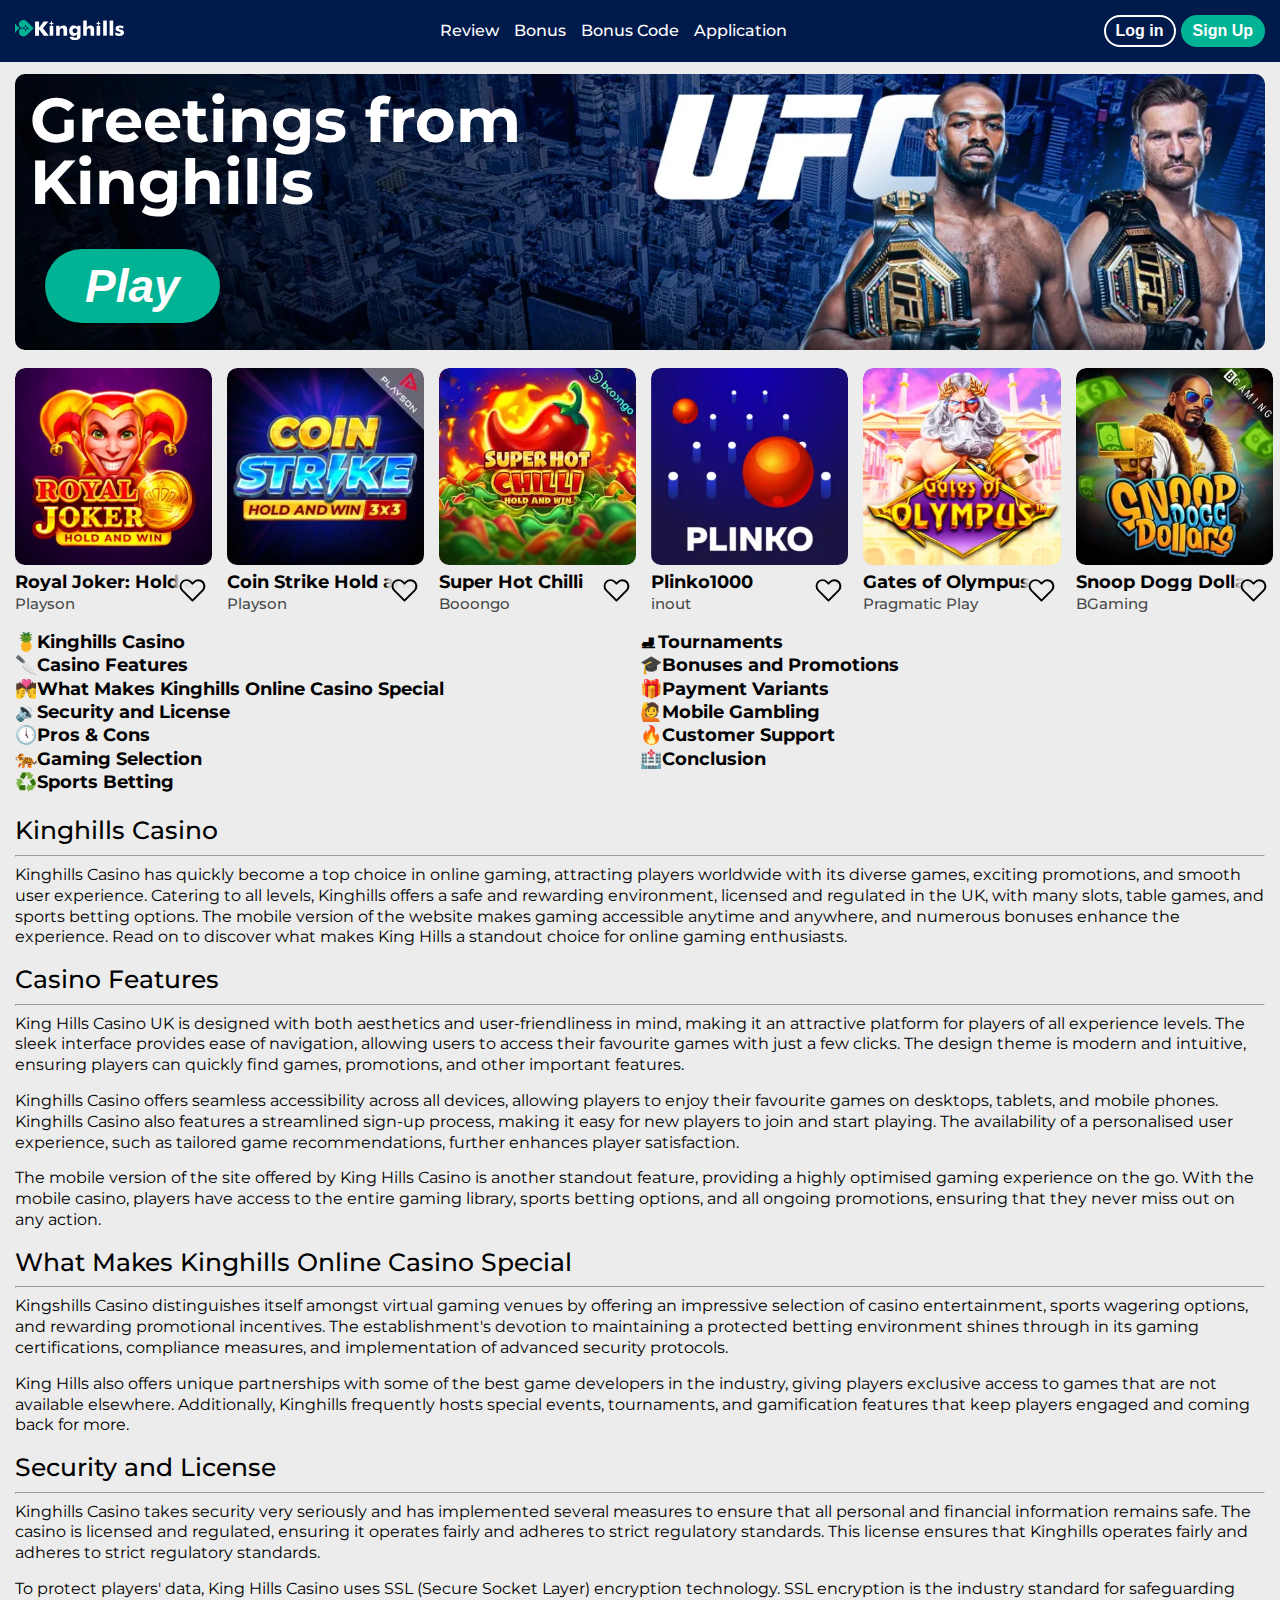
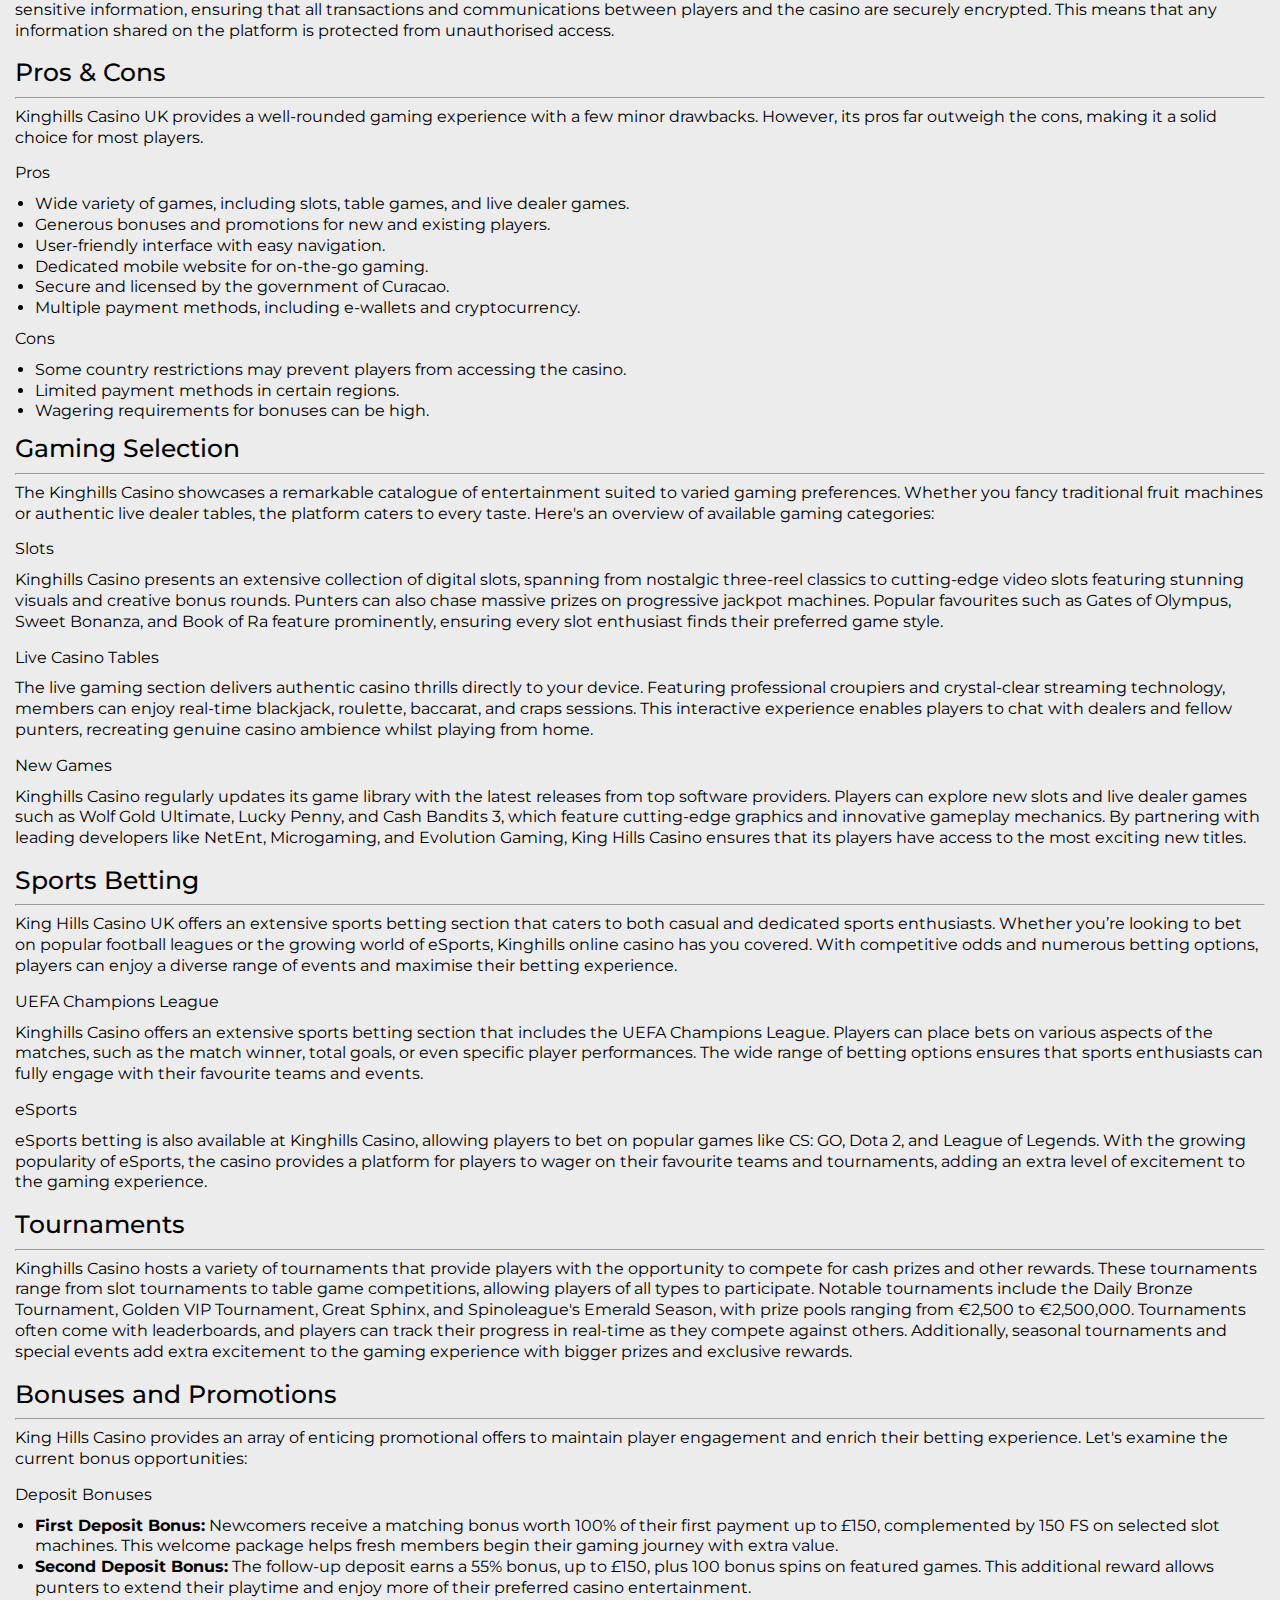
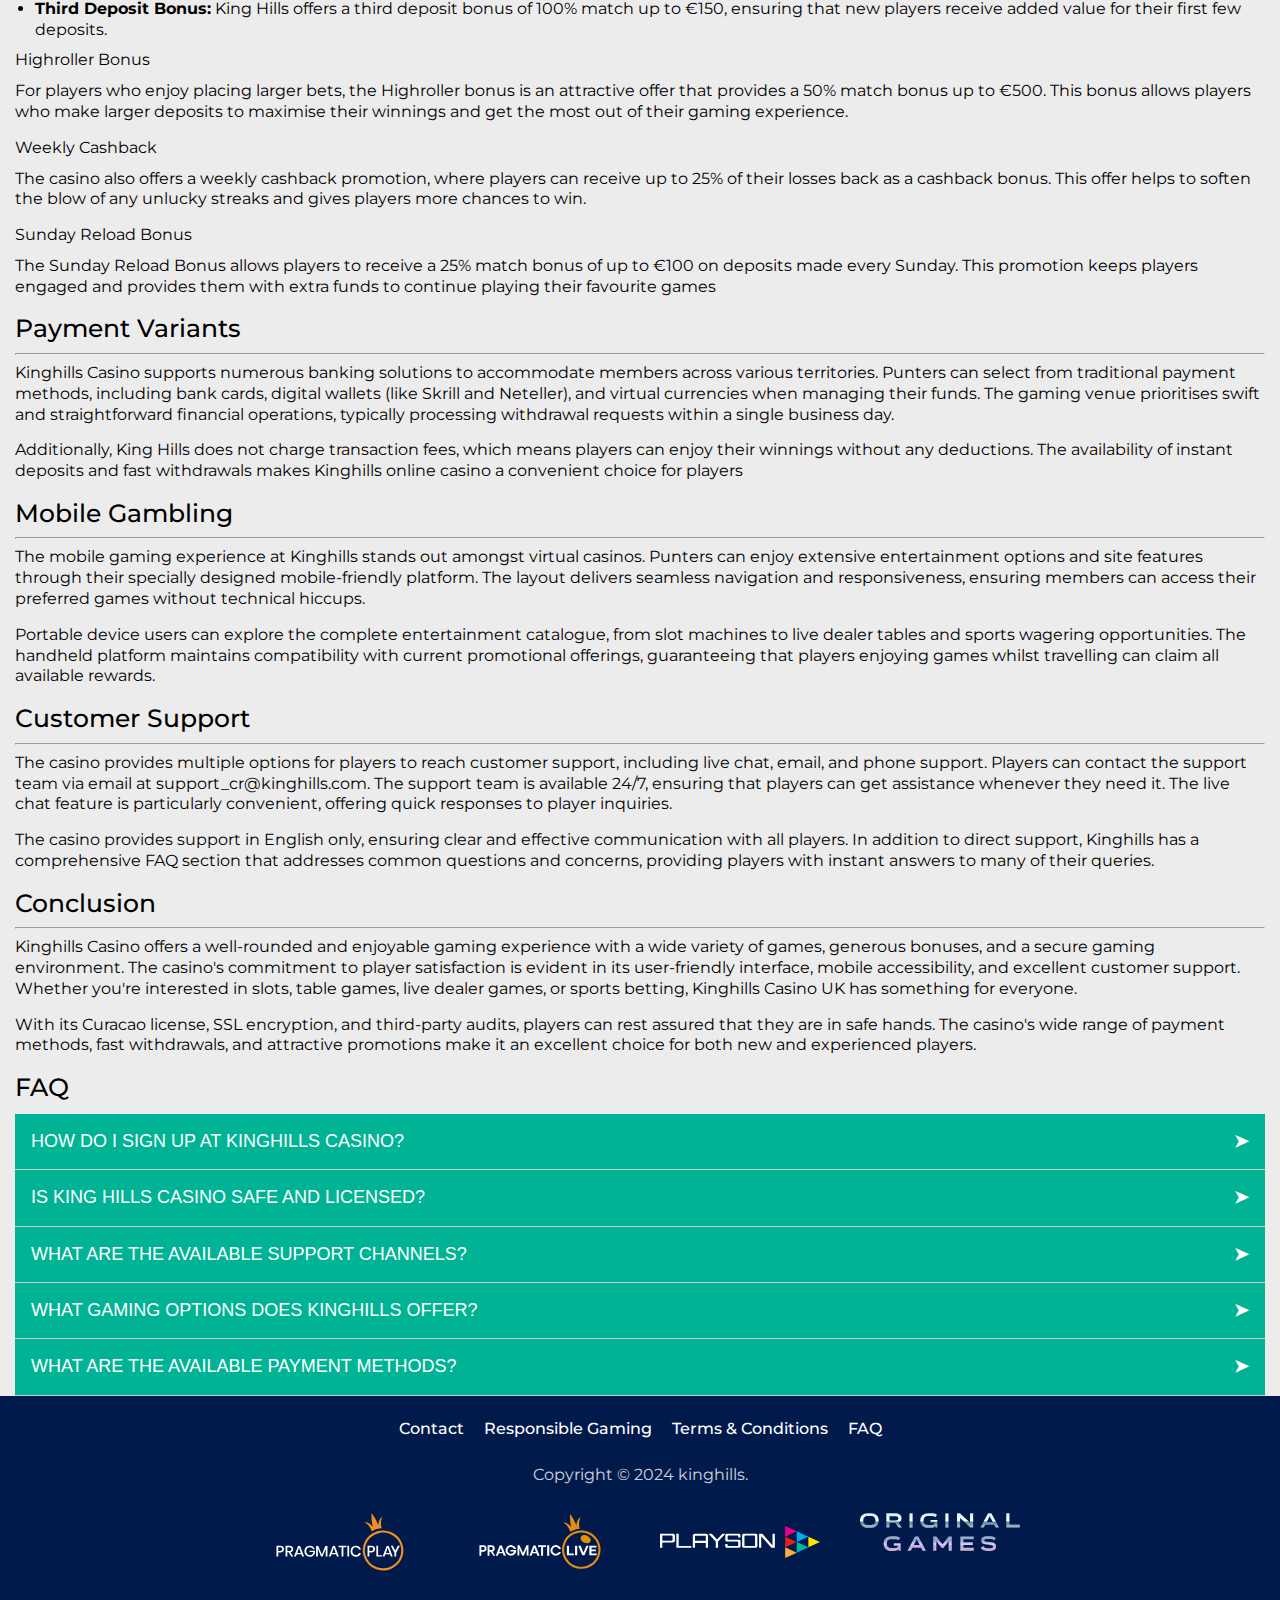
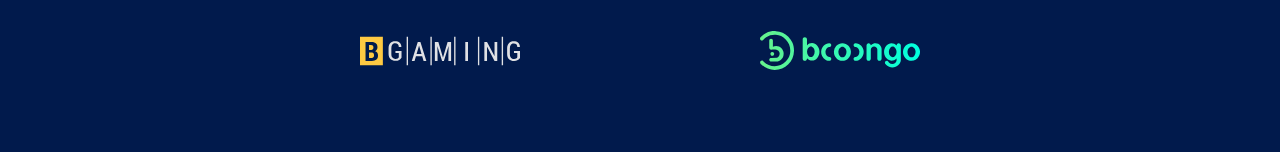
<file: index.html>
<!DOCTYPE html>
<html lang="en">
  <head>
    <meta charset="UTF-8" />
    <meta http-equiv="X-UA-Compatible" content="IE=edge" />
    <meta name="robots" content="all" />
    <link rel="canonical" href="https://example.com/your-page-url" />
    <link type="image/x-icon" href="./images/favicon.png" />
    <meta name="viewport" content="width=device-width, initial-scale=1.0" />
    <link rel="stylesheet" href="css/fonts.css" />
    <link rel="stylesheet" href="css/reset.css" />
    <link rel="stylesheet" href="css/common.css" />
    <link rel="stylesheet" href="css/style.min.css" />
    <title>My project</title>
  </head>
  <body>
    <div class="mobile-menu" id="menu">
      <ul class="mobile-menu__menu">
        <li class="mobile-menu__menu-item"><a class="mobile-menu__menu-link" href="#">Review</a></li>
        <li class="mobile-menu__menu-item"><a class="mobile-menu__menu-link" href="#">Bonus</a></li>
        <li class="mobile-menu__menu-item"><a class="mobile-menu__menu-link" href="#">Bonus Code</a></li>
        <li class="mobile-menu__menu-item"><a class="mobile-menu__menu-link" href="#">Application</a></li>
      </ul>
    </div>
    <header class="header">
      <div class="container container_header">
        <div class="header__burger" id="header__burger">
          <span></span>
          <span></span>
          <span></span>
        </div>
        <div class="header__logo-part">
          <img class="header__logo-img" src="./images/logo.svg" alt="logo" />
        </div>
        <ul class="header__links">
          <li class="header__link-item"><a class="header__link" href="#">Review</a></li>
          <li class="header__link-item"><a class="header__link" href="#">Bonus</a></li>
          <li class="header__link-item"><a class="header__link" href="#">Bonus Code</a></li>
          <li class="header__link-item"><a class="header__link" href="#">Application</a></li>
        </ul>
        <div class="header__login-part">
          <button class="header__btn">Log in</button>
          <button class="header__btn header__btn_signup">Sign Up</button>
        </div>
      </div>
    </header>
    <main class="main">
      <div class="container">
        <div class="main__banner-wrapper">
          <p class="main__banner-text">
            Greetings from<br />
            Kinghills
          </p>
          <button class="main__button">Play</button>
          <img class="main__banner-img" src="./images/banner.webp" alt="main-banner" />
        </div>
        <div class="main__games">
          <div class="main__game">
            <div class="main__game-img-wrapper">
              <div class="main__game-overlay">
                <div class="main__game-overlay-btn">
                  <svg
                    viewBox="0 0 24 24"
                    fill="none"
                    xmlns="http://www.w3.org/2000/svg"
                    class="m-icon m-icon-loadable m-game-overlay__icon"
                    name="Play"
                    loading="false"
                  >
                    <path
                      d="M5 5.274c0-1.707 1.826-2.792 3.325-1.977l12.362 6.727c1.566.852 1.566 3.1 0 3.952L8.325 20.702C6.826 21.518 5 20.432 5 18.726z"
                      fill="currentColor"
                    ></path></svg
                  ><span>PLAY</span>
                </div>
              </div>
              <img class="main__game-img" src="./images/game1.webp" alt="game" />
            </div>
            <div class="main__game-info-block">
              <div class="main__game-names">
                <p class="main__game-title">Royal Joker: Hold and Win</p>
                <p class="main__game-subtitle">Playson</p>
              </div>
              <div class="main__game-like">
                <svg
                  viewBox="0 0 24 24"
                  fill="none"
                  xmlns="http://www.w3.org/2000/svg"
                  class="m-icon m-icon-loadable m-game-heart"
                  name="HeartFavoritesOutline"
                  loading="false"
                  skeleton="false"
                >
                  <path
                    d="m12.82 5.58-.82.822-.824-.824a5.375 5.375 0 1 0-7.601 7.602l7.895 7.895a.75.75 0 0 0 1.06 0l7.902-7.897a5.376 5.376 0 0 0-.001-7.599 5.38 5.38 0 0 0-7.611 0m6.548 6.54L12 19.485 4.635 12.12a3.875 3.875 0 1 1 5.48-5.48l1.358 1.357a.75.75 0 0 0 1.073-.012L13.88 6.64a3.88 3.88 0 0 1 5.487 5.48"
                    fill="currentColor"
                  ></path>
                </svg>
              </div>
            </div>
          </div>
          <div class="main__game">
            <div class="main__game-img-wrapper">
              <div class="main__game-overlay">
                <div class="main__game-overlay-btn">
                  <svg
                    viewBox="0 0 24 24"
                    fill="none"
                    xmlns="http://www.w3.org/2000/svg"
                    class="m-icon m-icon-loadable m-game-overlay__icon"
                    name="Play"
                    loading="false"
                  >
                    <path
                      d="M5 5.274c0-1.707 1.826-2.792 3.325-1.977l12.362 6.727c1.566.852 1.566 3.1 0 3.952L8.325 20.702C6.826 21.518 5 20.432 5 18.726z"
                      fill="currentColor"
                    ></path></svg
                  ><span>PLAY</span>
                </div>
              </div>
              <img class="main__game-img" src="./images/game2.webp" alt="game" />
            </div>
            <div class="main__game-info-block">
              <div class="main__game-names">
                <p class="main__game-title">Coin Strike Hold and Win</p>
                <p class="main__game-subtitle">Playson</p>
              </div>
              <div class="main__game-like">
                <svg
                  viewBox="0 0 24 24"
                  fill="none"
                  xmlns="http://www.w3.org/2000/svg"
                  class="m-icon m-icon-loadable m-game-heart"
                  name="HeartFavoritesOutline"
                  loading="false"
                  skeleton="false"
                >
                  <path
                    d="m12.82 5.58-.82.822-.824-.824a5.375 5.375 0 1 0-7.601 7.602l7.895 7.895a.75.75 0 0 0 1.06 0l7.902-7.897a5.376 5.376 0 0 0-.001-7.599 5.38 5.38 0 0 0-7.611 0m6.548 6.54L12 19.485 4.635 12.12a3.875 3.875 0 1 1 5.48-5.48l1.358 1.357a.75.75 0 0 0 1.073-.012L13.88 6.64a3.88 3.88 0 0 1 5.487 5.48"
                    fill="currentColor"
                  ></path>
                </svg>
              </div>
            </div>
          </div>
          <div class="main__game">
            <div class="main__game-img-wrapper">
              <div class="main__game-overlay">
                <div class="main__game-overlay-btn">
                  <svg
                    viewBox="0 0 24 24"
                    fill="none"
                    xmlns="http://www.w3.org/2000/svg"
                    class="m-icon m-icon-loadable m-game-overlay__icon"
                    name="Play"
                    loading="false"
                  >
                    <path
                      d="M5 5.274c0-1.707 1.826-2.792 3.325-1.977l12.362 6.727c1.566.852 1.566 3.1 0 3.952L8.325 20.702C6.826 21.518 5 20.432 5 18.726z"
                      fill="currentColor"
                    ></path></svg
                  ><span>PLAY</span>
                </div>
              </div>
              <img class="main__game-img" src="./images/game3.webp" alt="game" />
            </div>
            <div class="main__game-info-block">
              <div class="main__game-names">
                <p class="main__game-title">Super Hot Chilli</p>
                <p class="main__game-subtitle">Booongo</p>
              </div>
              <div class="main__game-like">
                <svg
                  viewBox="0 0 24 24"
                  fill="none"
                  xmlns="http://www.w3.org/2000/svg"
                  class="m-icon m-icon-loadable m-game-heart"
                  name="HeartFavoritesOutline"
                  loading="false"
                  skeleton="false"
                >
                  <path
                    d="m12.82 5.58-.82.822-.824-.824a5.375 5.375 0 1 0-7.601 7.602l7.895 7.895a.75.75 0 0 0 1.06 0l7.902-7.897a5.376 5.376 0 0 0-.001-7.599 5.38 5.38 0 0 0-7.611 0m6.548 6.54L12 19.485 4.635 12.12a3.875 3.875 0 1 1 5.48-5.48l1.358 1.357a.75.75 0 0 0 1.073-.012L13.88 6.64a3.88 3.88 0 0 1 5.487 5.48"
                    fill="currentColor"
                  ></path>
                </svg>
              </div>
            </div>
          </div>
          <div class="main__game">
            <div class="main__game-img-wrapper">
              <div class="main__game-overlay">
                <div class="main__game-overlay-btn">
                  <svg
                    viewBox="0 0 24 24"
                    fill="none"
                    xmlns="http://www.w3.org/2000/svg"
                    class="m-icon m-icon-loadable m-game-overlay__icon"
                    name="Play"
                    loading="false"
                  >
                    <path
                      d="M5 5.274c0-1.707 1.826-2.792 3.325-1.977l12.362 6.727c1.566.852 1.566 3.1 0 3.952L8.325 20.702C6.826 21.518 5 20.432 5 18.726z"
                      fill="currentColor"
                    ></path></svg
                  ><span>PLAY</span>
                </div>
              </div>
              <img class="main__game-img" src="./images/game4.webp" alt="game" />
            </div>
            <div class="main__game-info-block">
              <div class="main__game-names">
                <p class="main__game-title">Plinko1000</p>
                <p class="main__game-subtitle">inout</p>
              </div>
              <div class="main__game-like">
                <svg
                  viewBox="0 0 24 24"
                  fill="none"
                  xmlns="http://www.w3.org/2000/svg"
                  class="m-icon m-icon-loadable m-game-heart"
                  name="HeartFavoritesOutline"
                  loading="false"
                  skeleton="false"
                >
                  <path
                    d="m12.82 5.58-.82.822-.824-.824a5.375 5.375 0 1 0-7.601 7.602l7.895 7.895a.75.75 0 0 0 1.06 0l7.902-7.897a5.376 5.376 0 0 0-.001-7.599 5.38 5.38 0 0 0-7.611 0m6.548 6.54L12 19.485 4.635 12.12a3.875 3.875 0 1 1 5.48-5.48l1.358 1.357a.75.75 0 0 0 1.073-.012L13.88 6.64a3.88 3.88 0 0 1 5.487 5.48"
                    fill="currentColor"
                  ></path>
                </svg>
              </div>
            </div>
          </div>
          <div class="main__game">
            <div class="main__game-img-wrapper">
              <div class="main__game-overlay">
                <div class="main__game-overlay-btn">
                  <svg
                    viewBox="0 0 24 24"
                    fill="none"
                    xmlns="http://www.w3.org/2000/svg"
                    class="m-icon m-icon-loadable m-game-overlay__icon"
                    name="Play"
                    loading="false"
                  >
                    <path
                      d="M5 5.274c0-1.707 1.826-2.792 3.325-1.977l12.362 6.727c1.566.852 1.566 3.1 0 3.952L8.325 20.702C6.826 21.518 5 20.432 5 18.726z"
                      fill="currentColor"
                    ></path></svg
                  ><span>PLAY</span>
                </div>
              </div>
              <img class="main__game-img" src="./images/game5.webp" alt="game" />
            </div>
            <div class="main__game-info-block">
              <div class="main__game-names">
                <p class="main__game-title">Gates of Olympus</p>
                <p class="main__game-subtitle">Pragmatic Play</p>
              </div>
              <div class="main__game-like">
                <svg
                  viewBox="0 0 24 24"
                  fill="none"
                  xmlns="http://www.w3.org/2000/svg"
                  class="m-icon m-icon-loadable m-game-heart"
                  name="HeartFavoritesOutline"
                  loading="false"
                  skeleton="false"
                >
                  <path
                    d="m12.82 5.58-.82.822-.824-.824a5.375 5.375 0 1 0-7.601 7.602l7.895 7.895a.75.75 0 0 0 1.06 0l7.902-7.897a5.376 5.376 0 0 0-.001-7.599 5.38 5.38 0 0 0-7.611 0m6.548 6.54L12 19.485 4.635 12.12a3.875 3.875 0 1 1 5.48-5.48l1.358 1.357a.75.75 0 0 0 1.073-.012L13.88 6.64a3.88 3.88 0 0 1 5.487 5.48"
                    fill="currentColor"
                  ></path>
                </svg>
              </div>
            </div>
          </div>
          <div class="main__game">
            <div class="main__game-img-wrapper">
              <div class="main__game-overlay">
                <div class="main__game-overlay-btn">
                  <svg
                    viewBox="0 0 24 24"
                    fill="none"
                    xmlns="http://www.w3.org/2000/svg"
                    class="m-icon m-icon-loadable m-game-overlay__icon"
                    name="Play"
                    loading="false"
                  >
                    <path
                      d="M5 5.274c0-1.707 1.826-2.792 3.325-1.977l12.362 6.727c1.566.852 1.566 3.1 0 3.952L8.325 20.702C6.826 21.518 5 20.432 5 18.726z"
                      fill="currentColor"
                    ></path></svg
                  ><span>PLAY</span>
                </div>
              </div>
              <img class="main__game-img" src="./images/game6.webp" alt="game" />
            </div>
            <div class="main__game-info-block">
              <div class="main__game-names">
                <p class="main__game-title">Snoop Dogg Dollars</p>
                <p class="main__game-subtitle">BGaming</p>
              </div>
              <div class="main__game-like">
                <svg
                  viewBox="0 0 24 24"
                  fill="none"
                  xmlns="http://www.w3.org/2000/svg"
                  class="m-icon m-icon-loadable m-game-heart"
                  name="HeartFavoritesOutline"
                  loading="false"
                  skeleton="false"
                >
                  <path
                    d="m12.82 5.58-.82.822-.824-.824a5.375 5.375 0 1 0-7.601 7.602l7.895 7.895a.75.75 0 0 0 1.06 0l7.902-7.897a5.376 5.376 0 0 0-.001-7.599 5.38 5.38 0 0 0-7.611 0m6.548 6.54L12 19.485 4.635 12.12a3.875 3.875 0 1 1 5.48-5.48l1.358 1.357a.75.75 0 0 0 1.073-.012L13.88 6.64a3.88 3.88 0 0 1 5.487 5.48"
                    fill="currentColor"
                  ></path>
                </svg>
              </div>
            </div>
          </div>
        </div>
      </div>
    </main>
    <section class="content">
      <div class="container content">
        <div class="content__table">
          <ul>
            <li><a href="#section1">🍍Kinghills Casino</a></li>
            <li><a href="#section2">🔪Casino Features</a></li>
            <li><a href="#section3">💏What Makes Kinghills Online Casino Special</a></li>
            <li><a href="#section4">🔉Security and License</a></li>
            <li><a href="#section5">🕔Pros & Cons</a></li>
            <li><a href="#section6">🐅Gaming Selection</a></li>
            <li><a href="#section7">♻️Sports Betting</a></li>
          </ul>
          <ul>
            <li><a href="#section8">⛸Tournaments</a></li>
            <li><a href="#section9">🎓Bonuses and Promotions</a></li>
            <li><a href="#section10">🎁Payment Variants</a></li>
            <li><a href="#section11">🙋Mobile Gambling</a></li>
            <li><a href="#section12">🔥Customer Support</a></li>
            <li><a href="#section13">🏥Conclusion</a></li>
          </ul>
        </div>

        <h2 id="section1">Kinghills Casino</h2>
        <hr />
        <p>
          Kinghills Casino has quickly become a top choice in online gaming, attracting players worldwide with its diverse games, exciting promotions,
          and smooth user experience. Catering to all levels, Kinghills offers a safe and rewarding environment, licensed and regulated in the UK,
          with many slots, table games, and sports betting options. The mobile version of the website makes gaming accessible anytime and anywhere,
          and numerous bonuses enhance the experience. Read on to discover what makes King Hills a standout choice for online gaming enthusiasts.
        </p>

        <h2 id="section2">Casino Features</h2>
        <hr />
        <p>
          King Hills Casino UK is designed with both aesthetics and user-friendliness in mind, making it an attractive platform for players of all
          experience levels. The sleek interface provides ease of navigation, allowing users to access their favourite games with just a few clicks.
          The design theme is modern and intuitive, ensuring players can quickly find games, promotions, and other important features.
        </p>
        <p>
          Kinghills Casino offers seamless accessibility across all devices, allowing players to enjoy their favourite games on desktops, tablets, and
          mobile phones. Kinghills Casino also features a streamlined sign-up process, making it easy for new players to join and start playing. The
          availability of a personalised user experience, such as tailored game recommendations, further enhances player satisfaction.
        </p>
        <p>
          The mobile version of the site offered by King Hills Casino is another standout feature, providing a highly optimised gaming experience on
          the go. With the mobile casino, players have access to the entire gaming library, sports betting options, and all ongoing promotions,
          ensuring that they never miss out on any action.
        </p>

        <h2 id="section3">What Makes Kinghills Online Casino Special</h2>
        <hr />
        <p>
          Kingshills Casino distinguishes itself amongst virtual gaming venues by offering an impressive selection of casino entertainment, sports
          wagering options, and rewarding promotional incentives. The establishment's devotion to maintaining a protected betting environment shines
          through in its gaming certifications, compliance measures, and implementation of advanced security protocols.
        </p>
        <p>
          King Hills also offers unique partnerships with some of the best game developers in the industry, giving players exclusive access to games
          that are not available elsewhere. Additionally, Kinghills frequently hosts special events, tournaments, and gamification features that keep
          players engaged and coming back for more.
        </p>

        <h2 id="section4">Security and License</h2>
        <hr />
        <p>
          Kinghills Casino takes security very seriously and has implemented several measures to ensure that all personal and financial information
          remains safe. The casino is licensed and regulated, ensuring it operates fairly and adheres to strict regulatory standards. This license
          ensures that Kinghills operates fairly and adheres to strict regulatory standards.
        </p>
        <p>
          To protect players' data, King Hills Casino uses SSL (Secure Socket Layer) encryption technology. SSL encryption is the industry standard
          for safeguarding sensitive information, ensuring that all transactions and communications between players and the casino are securely
          encrypted. This means that any information shared on the platform is protected from unauthorised access.
        </p>

        <h2 id="section5">Pros & Cons</h2>
        <hr />
        <p>
          Kinghills Casino UK provides a well-rounded gaming experience with a few minor drawbacks. However, its pros far outweigh the cons, making it
          a solid choice for most players.
        </p>
        <h4>Pros</h4>
        <ul>
          <li>Wide variety of games, including slots, table games, and live dealer games.</li>
          <li>Generous bonuses and promotions for new and existing players.</li>
          <li>User-friendly interface with easy navigation.</li>
          <li>Dedicated mobile website for on-the-go gaming.</li>
          <li>Secure and licensed by the government of Curacao.</li>
          <li>Multiple payment methods, including e-wallets and cryptocurrency.</li>
        </ul>
        <h4>Cons</h4>
        <ul>
          <li>Some country restrictions may prevent players from accessing the casino.</li>
          <li>Limited payment methods in certain regions.</li>
          <li>Wagering requirements for bonuses can be high.</li>
        </ul>

        <h2 id="section6">Gaming Selection</h2>
        <hr />
        <p>
          The Kinghills Casino showcases a remarkable catalogue of entertainment suited to varied gaming preferences. Whether you fancy traditional
          fruit machines or authentic live dealer tables, the platform caters to every taste. Here's an overview of available gaming categories:
        </p>
        <h4>Slots</h4>
        <p>
          Kinghills Casino presents an extensive collection of digital slots, spanning from nostalgic three-reel classics to cutting-edge video slots
          featuring stunning visuals and creative bonus rounds. Punters can also chase massive prizes on progressive jackpot machines. Popular
          favourites such as Gates of Olympus, Sweet Bonanza, and Book of Ra feature prominently, ensuring every slot enthusiast finds their preferred
          game style.
        </p>
        <h4>Live Casino Tables</h4>
        <p>
          The live gaming section delivers authentic casino thrills directly to your device. Featuring professional croupiers and crystal-clear
          streaming technology, members can enjoy real-time blackjack, roulette, baccarat, and craps sessions. This interactive experience enables
          players to chat with dealers and fellow punters, recreating genuine casino ambience whilst playing from home.
        </p>
        <h4>New Games</h4>
        <p>
          Kinghills Casino regularly updates its game library with the latest releases from top software providers. Players can explore new slots and
          live dealer games such as Wolf Gold Ultimate, Lucky Penny, and Cash Bandits 3, which feature cutting-edge graphics and innovative gameplay
          mechanics. By partnering with leading developers like NetEnt, Microgaming, and Evolution Gaming, King Hills Casino ensures that its players
          have access to the most exciting new titles.
        </p>

        <h2 id="section7">Sports Betting</h2>
        <hr />
        <p>
          King Hills Casino UK offers an extensive sports betting section that caters to both casual and dedicated sports enthusiasts. Whether you’re
          looking to bet on popular football leagues or the growing world of eSports, Kinghills online casino has you covered. With competitive odds
          and numerous betting options, players can enjoy a diverse range of events and maximise their betting experience.
        </p>
        <h4>UEFA Champions League</h4>
        <p>
          Kinghills Casino offers an extensive sports betting section that includes the UEFA Champions League. Players can place bets on various
          aspects of the matches, such as the match winner, total goals, or even specific player performances. The wide range of betting options
          ensures that sports enthusiasts can fully engage with their favourite teams and events.
        </p>
        <h4>eSports</h4>
        <p>
          eSports betting is also available at Kinghills Casino, allowing players to bet on popular games like CS: GO, Dota 2, and League of Legends.
          With the growing popularity of eSports, the casino provides a platform for players to wager on their favourite teams and tournaments, adding
          an extra level of excitement to the gaming experience.
        </p>

        <h2 id="section8">Tournaments</h2>
        <hr />
        <p>
          Kinghills Casino hosts a variety of tournaments that provide players with the opportunity to compete for cash prizes and other rewards.
          These tournaments range from slot tournaments to table game competitions, allowing players of all types to participate. Notable tournaments
          include the Daily Bronze Tournament, Golden VIP Tournament, Great Sphinx, and Spinoleague's Emerald Season, with prize pools ranging from
          €2,500 to €2,500,000. Tournaments often come with leaderboards, and players can track their progress in real-time as they compete against
          others. Additionally, seasonal tournaments and special events add extra excitement to the gaming experience with bigger prizes and exclusive
          rewards.
        </p>

        <h2 id="section9">Bonuses and Promotions</h2>
        <hr />
        <p>
          King Hills Casino provides an array of enticing promotional offers to maintain player engagement and enrich their betting experience. Let's
          examine the current bonus opportunities:
        </p>
        <h4>Deposit Bonuses</h4>
        <ul>
          <li>
            <b>First Deposit Bonus:</b> Newcomers receive a matching bonus worth 100% of their first payment up to £150, complemented by 150 FS on
            selected slot machines. This welcome package helps fresh members begin their gaming journey with extra value.
          </li>
          <li>
            <b>Second Deposit Bonus:</b> The follow-up deposit earns a 55% bonus, up to £150, plus 100 bonus spins on featured games. This additional
            reward allows punters to extend their playtime and enjoy more of their preferred casino entertainment.
          </li>
          <li>
            <b>Third Deposit Bonus:</b> King Hills offers a third deposit bonus of 100% match up to €150, ensuring that new players receive added
            value for their first few deposits.
          </li>
        </ul>
        <h4>Highroller Bonus</h4>
        <p>
          For players who enjoy placing larger bets, the Highroller bonus is an attractive offer that provides a 50% match bonus up to €500. This
          bonus allows players who make larger deposits to maximise their winnings and get the most out of their gaming experience.
        </p>
        <h4>Weekly Cashback</h4>
        <p>
          The casino also offers a weekly cashback promotion, where players can receive up to 25% of their losses back as a cashback bonus. This offer
          helps to soften the blow of any unlucky streaks and gives players more chances to win.
        </p>
        <h4>Sunday Reload Bonus</h4>
        <p>
          The Sunday Reload Bonus allows players to receive a 25% match bonus of up to €100 on deposits made every Sunday. This promotion keeps
          players engaged and provides them with extra funds to continue playing their favourite games
        </p>

        <h2 id="section10">Payment Variants</h2>
        <hr />
        <p>
          Kinghills Casino supports numerous banking solutions to accommodate members across various territories. Punters can select from traditional
          payment methods, including bank cards, digital wallets (like Skrill and Neteller), and virtual currencies when managing their funds. The
          gaming venue prioritises swift and straightforward financial operations, typically processing withdrawal requests within a single business
          day.
        </p>
        <p>
          Additionally, King Hills does not charge transaction fees, which means players can enjoy their winnings without any deductions. The
          availability of instant deposits and fast withdrawals makes Kinghills online casino a convenient choice for players
        </p>

        <h2 id="section11">Mobile Gambling</h2>
        <hr />
        <p>
          The mobile gaming experience at Kinghills stands out amongst virtual casinos. Punters can enjoy extensive entertainment options and site
          features through their specially designed mobile-friendly platform. The layout delivers seamless navigation and responsiveness, ensuring
          members can access their preferred games without technical hiccups.
        </p>
        <p>
          Portable device users can explore the complete entertainment catalogue, from slot machines to live dealer tables and sports wagering
          opportunities. The handheld platform maintains compatibility with current promotional offerings, guaranteeing that players enjoying games
          whilst travelling can claim all available rewards.
        </p>

        <h2 id="section12">Customer Support</h2>
        <hr />
        <p>
          The casino provides multiple options for players to reach customer support, including live chat, email, and phone support. Players can
          contact the support team via email at support_cr@kinghills.com. The support team is available 24/7, ensuring that players can get assistance
          whenever they need it. The live chat feature is particularly convenient, offering quick responses to player inquiries.
        </p>
        <p>
          The casino provides support in English only, ensuring clear and effective communication with all players. In addition to direct support,
          Kinghills has a comprehensive FAQ section that addresses common questions and concerns, providing players with instant answers to many of
          their queries.
        </p>

        <h2 id="section13">Conclusion</h2>
        <hr />
        <p>
          Kinghills Casino offers a well-rounded and enjoyable gaming experience with a wide variety of games, generous bonuses, and a secure gaming
          environment. The casino's commitment to player satisfaction is evident in its user-friendly interface, mobile accessibility, and excellent
          customer support. Whether you're interested in slots, table games, live dealer games, or sports betting, Kinghills Casino UK has something
          for everyone.
        </p>
        <p>
          With its Curacao license, SSL encryption, and third-party audits, players can rest assured that they are in safe hands. The casino's wide
          range of payment methods, fast withdrawals, and attractive promotions make it an excellent choice for both new and experienced players.
        </p>
        <h2 id="section14">FAQ</h2>
        <div class="faq">
          <div class="faq-item">
            <button class="faq-question">How do I sign up at Kinghills Casino?</button>
            <div class="faq-answer">
              <p>The signup process is easy. Simply click the 'Sign Up' button, fill in your details, and verify your account to start playing.</p>
            </div>
          </div>

          <div class="faq-item">
            <button class="faq-question">Is King Hills Casino safe and licensed?</button>
            <div class="faq-answer">
              <p>Yes, King Hills is fully licensed and utilises SSL encryption to ensure the security of player information.</p>
            </div>
          </div>

          <div class="faq-item">
            <button class="faq-question">What are the available support channels?</button>
            <div class="faq-answer">
              <p>
                You can reach our assistance team through instant messaging or electronic mail at support_cr@kingshalls.com. The helpful staff
                provides round-the-clock service in English.
              </p>
            </div>
          </div>

          <div class="faq-item">
            <button class="faq-question">What gaming options does Kinghills offer?</button>
            <div class="faq-answer">
              <p>
                The platform features an extensive collection of gaming choices, including slots, live dealer tables, and comprehensive sports
                wagering opportunities.
              </p>
            </div>
          </div>

          <div class="faq-item">
            <button class="faq-question">What are the available payment methods?</button>
            <div class="faq-answer">
              <p>Kinghills Casino offers various payment methods, including credit cards, e-wallets like Skrill and Neteller, and cryptocurrency.</p>
            </div>
          </div>
        </div>
      </div>
    </section>
    <footer class="footer">
      <div class="container">
        <ul class="footer__links-list">
          <li class="footer__link-item">
            <a class="footer__link" href="/contact.html">Contact</a>
          </li>
          <li class="footer__link-item">
            <a class="footer__link" href="https://kinghills.com/responsible-gaming">Responsible Gaming</a>
          </li>
          <li class="footer__link-item">
            <a class="footer__link" href="https://kinghills.com/terms">Terms & Conditions</a>
          </li>
          <li class="footer__link-item"><a class="footer__link" href="https://kinghills.com/terms">FAQ</a></li>
        </ul>
        <p class="footer__copyright">Copyright © 2024 kinghills.</p>
      </div>
      <div class="footer__images">
        <div class="footer__images-wrapper">
          <img src="./images/foot1.svg" alt="logo" />
        </div>
        <div class="footer__images-wrapper">
          <img src="./images/foot2.svg" alt="logo" />
        </div>
        <div class="footer__images-wrapper">
          <img src="./images/foot3.svg" alt="logo" />
        </div>
        <div class="footer__images-wrapper">
          <img src="./images/foot4.svg" alt="logo" />
        </div>
        <div class="footer__images-wrapper">
          <img src="./images/foot5.svg" alt="logo" />
        </div>
        <div class="footer__images-wrapper">
          <img src="./images/foot6.svg" alt="logo" />
        </div>
      </div>
    </footer>
  </body>
  <script src="js/script.js"></script>
</html>
</file>
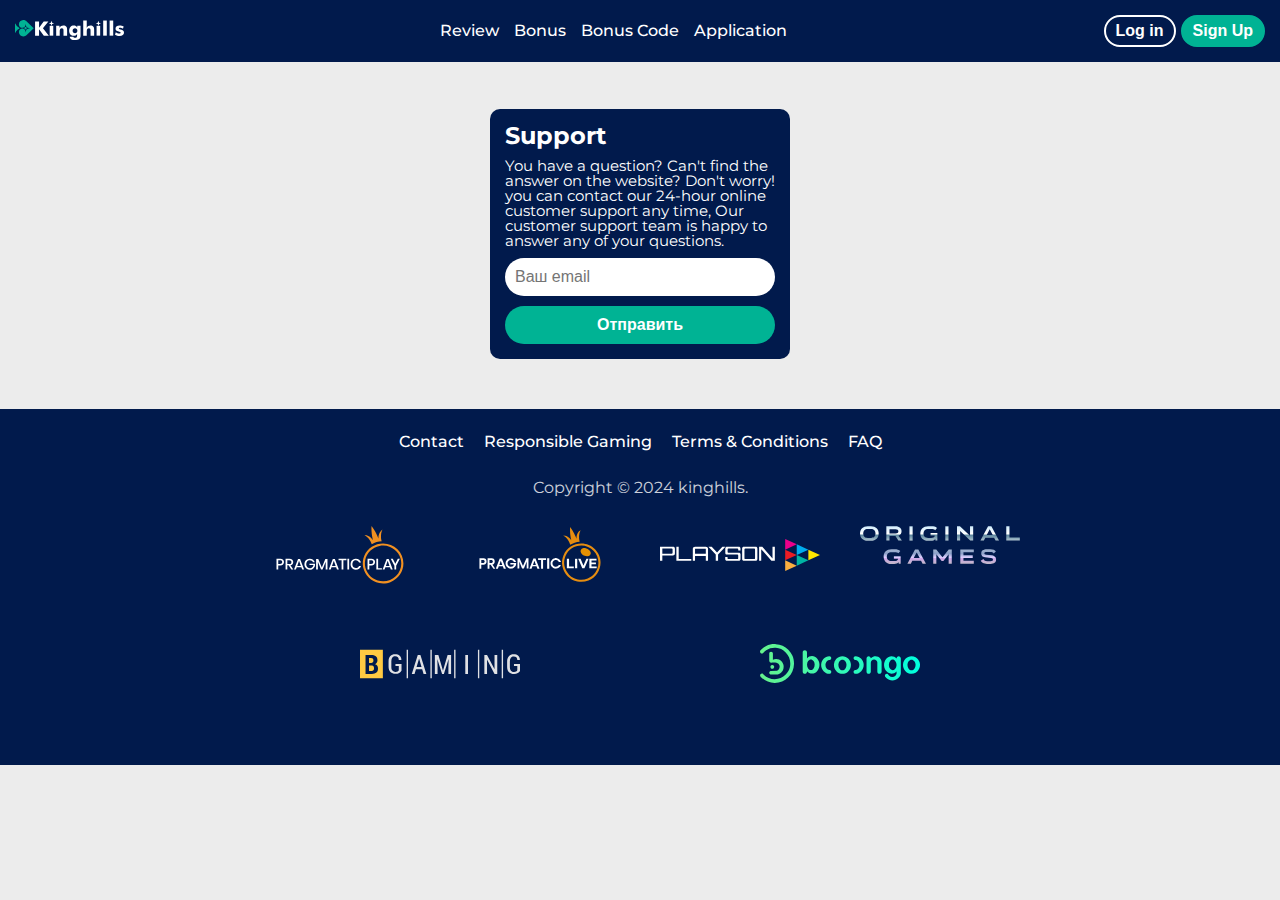
<file: contact.html>
<!DOCTYPE html>
<html lang="en">
  <head>
    <meta charset="UTF-8" />
    <meta http-equiv="X-UA-Compatible" content="IE=edge" />
    <meta name="robots" content="all" />
    <link rel="canonical" href="https://example.com/your-page-url" />
    <link type="image/x-icon" href="./images/favicon.ico" />
    <meta name="viewport" content="width=device-width, initial-scale=1.0" />
    <link rel="stylesheet" href="css/fonts.css" />
    <link rel="stylesheet" href="css/reset.css" />
    <link rel="stylesheet" href="css/common.css" />
    <link rel="stylesheet" href="css/style.min.css" />
    <title>My project</title>
  </head>
  <body>
    <div class="mobile-menu" id="menu">
      <ul class="mobile-menu__menu">
        <li class="mobile-menu__menu-item"><a class="mobile-menu__menu-link" href="#">Review</a></li>
        <li class="mobile-menu__menu-item"><a class="mobile-menu__menu-link" href="#">Bonus</a></li>
        <li class="mobile-menu__menu-item"><a class="mobile-menu__menu-link" href="#">Bonus Code</a></li>
        <li class="mobile-menu__menu-item"><a class="mobile-menu__menu-link" href="#">Application</a></li>
      </ul>
    </div>
    <header class="header">
      <div class="container container_header">
        <div class="header__burger" id="header__burger">
          <span></span>
          <span></span>
          <span></span>
        </div>
        <div class="header__logo-part">
          <img class="header__logo-img" src="./images/logo.svg" alt="logo" />
        </div>
        <ul class="header__links">
          <li class="header__link-item"><a class="header__link" href="#">Review</a></li>
          <li class="header__link-item"><a class="header__link" href="#">Bonus</a></li>
          <li class="header__link-item"><a class="header__link" href="#">Bonus Code</a></li>
          <li class="header__link-item"><a class="header__link" href="#">Application</a></li>
        </ul>
        <div class="header__login-part">
          <button class="header__btn">Log in</button>
          <button class="header__btn header__btn_signup">Sign Up</button>
        </div>
      </div>
    </header>

    <form id="contactForm">
      <h2>Support</h2>
      <label for="email"
        >You have a question? Can't find the answer on the website? Don't worry! you can contact our 24-hour online customer support any time, Our
        customer support team is happy to answer any of your questions.</label
      >
      <input type="email" id="email" name="email" placeholder="Ваш email" required />
      <button type="submit" class="main-button">Отправить</button>
      <div class="success-message" id="successMessage" style="display: none">We will answer you soon</div>
    </form>

    <footer class="footer">
      <div class="container">
        <ul class="footer__links-list">
          <li class="footer__link-item">
            <a class="footer__link" href="">Contact</a>
          </li>
          <li class="footer__link-item">
            <a class="footer__link" href="https://kinghills.com/responsible-gaming">Responsible Gaming</a>
          </li>
          <li class="footer__link-item">
            <a class="footer__link" href="https://kinghills.com/terms">Terms & Conditions</a>
          </li>
          <li class="footer__link-item"><a class="footer__link" href="https://kinghills.com/terms">FAQ</a></li>
        </ul>
        <p class="footer__copyright">Copyright © 2024 kinghills.</p>
      </div>
      <div class="footer__images">
        <div class="footer__images-wrapper">
          <img src="./images/foot1.svg" alt="logo" />
        </div>
        <div class="footer__images-wrapper">
          <img src="./images/foot2.svg" alt="logo" />
        </div>
        <div class="footer__images-wrapper">
          <img src="./images/foot3.svg" alt="logo" />
        </div>
        <div class="footer__images-wrapper">
          <img src="./images/foot4.svg" alt="logo" />
        </div>
        <div class="footer__images-wrapper">
          <img src="./images/foot5.svg" alt="logo" />
        </div>
        <div class="footer__images-wrapper">
          <img src="./images/foot6.svg" alt="logo" />
        </div>
      </div>
    </footer>
  </body>
  <script src="js/script.js"></script>
</html>
</file>
<file: css/fonts.css>
@font-face {
  font-family: "Montserrat";
  src: url("../fonts/regular.woff2") format("woff2");
  font-weight: 400;
  font-display: swap;
  font-style: normal;
}

@font-face {
  font-family: "Montserrat";
  src: url("../fonts/medium.woff2") format("woff2");
  font-weight: 500;
  font-display: swap;
  font-style: normal;
}

@font-face {
  font-family: "Montserrat";
  src: url("../fonts/bold.woff2") format("woff2");
  font-weight: 700;
  font-display: swap;
  font-style: normal;
}
</file>
<file: css/common.css>
* {
  box-sizing: border-box;
}

.html,
body {
  min-width: 390px;
  overflow-x: hidden;
}
</file>
<file: css/style.min.css>
.mobile-menu{width:100%;height:100%;background-color:#fff;z-index:10;top:59px;left:-103%;position:fixed;transition:.3s;box-shadow:0px 0px 5px 0px rgba(0,0,0,.75)}.mobile-menu.active{left:0}.mobile-menu__menu{display:flex;flex-direction:column;gap:7px;padding:15px}.mobile-menu__menu-link{font-weight:700;text-decoration:none;color:#000;transition:.3s}.mobile-menu__menu-link:hover{opacity:.7}@media(min-width: 991px){.mobile-menu{display:none}}html{font-family:"Montserrat" !important;max-width:100vw}body{background-color:#ececec;padding-top:59px}.container{position:relative;max-width:1430px;width:100%;margin:auto;padding:0 15px}.container_header{display:flex;justify-content:space-between;align-items:center}.header{padding:15px 0;background-color:#011a4c;position:fixed;top:0;left:0;width:100%;z-index:50}.header__links{display:flex;gap:15px}.header__link{color:#fff;font-weight:500;text-decoration:none;position:relative}.header__link:before{content:"";display:block;width:0%;height:2px;position:absolute;bottom:-3px;background-color:#fff;transition:.3s}.header__link:hover:before{width:100%}.header__logo-wrapper{max-width:130px;width:100%}.header__logo-img{width:100%}.header__burger{display:none}.header__btn{background-color:rgba(0,0,0,0);border:2px solid #fff;padding:5px 10px;font-weight:700;color:#fff;border-radius:50px;transition:.3s}.header__btn:hover{cursor:pointer;opacity:.7}.header__btn_signup{background-color:#00b394;border-color:#00b394}.header__login-part{display:flex;gap:5px}@media(max-width: 991px){.header__logo-part{margin-right:auto;margin-left:15px;display:flex;align-items:center}.header__burger{display:block}.header__burger{width:20px;height:20px;display:flex;flex-direction:column;justify-content:space-between;cursor:pointer}.header__burger span{display:block;width:100%;height:2px;background-color:#dee5ff;transition:.3s}.menu.active{display:block}.header__burger.open span:nth-child(1){transform:rotate(45deg) translate(5px, 7px)}.header__burger.open span:nth-child(2){opacity:0}.header__burger.open span:nth-child(3){transform:rotate(-45deg) translate(5px, -7px)}}.main__banner-img{width:100%;border-radius:10px}.main__banner-wrapper{margin:15px 0}.main__banner-wrapper{position:relative}.main__banner-text{position:absolute;font-weight:700;color:#fff;font-size:62px;top:15px;left:15px}.main__button{position:absolute;background-color:#00b394;font-size:46px;font-weight:700;padding:10px 40px;color:#fff;border:none;border-radius:50px;font-style:italic;bottom:30px;left:30px;transition:.3s}.main__button:hover{cursor:pointer;background-color:#00c7a6}.main__games{display:grid;grid-template-columns:repeat(6, 1fr);gap:15px}.main__game-img{width:100%;border-radius:10px;transition:.3s}.main__game-info-block{position:relative}.main__game-like{position:absolute;height:100%;right:0;top:0;width:39px;padding:1px 4px 4px 4px;background:linear-gradient(90deg, rgba(236, 236, 236, 0) 0%, rgba(236, 236, 236, 0.7484243697) 10%, rgba(236, 236, 236, 0.9389005602) 30%, rgb(236, 236, 236) 100%)}.main__game-title{font-weight:700;font-size:18px;overflow:hidden;white-space:nowrap;text-overflow:ellipsis;width:100%}.main__game-names{margin-top:5px}.main__game-subtitle{margin-top:5px;opacity:.7;font-weight:500;font-size:15px}.main__game{width:220px}.main__game-overlay-btn{display:flex;background-color:#00b394;font-weight:700;color:#fff;padding:10px 20px;border-radius:50px;display:flex;gap:7px;align-items:center}.main__game-overlay-btn svg{fill:#fff;width:20px}.main__game-overlay{position:absolute;opacity:0;top:0;left:0;width:100%;height:100%;background-color:rgba(255,255,255,.5215686275);z-index:2;transition:.3s;display:flex;justify-content:center;align-items:center;cursor:pointer}.main__game-img-wrapper{overflow:hidden;border-radius:10px;position:relative}.main__game-img-wrapper:hover .main__game-overlay{opacity:1}.main__game-img-wrapper:hover .main__game-img{transform:scale(1.1);cursor:pointer}@media(max-width: 1460px){.main__game{width:15.4vw}}@media(max-width: 1275px){.main__banner-text{font-size:40px}.main__button{font-size:22px}.main__game-title{font-size:16px}.main__game-subtitle{font-size:14px}.main__game-like{width:33px}.main__game{width:15vw}}@media(max-width: 991px){.main__games{display:grid;grid-template-columns:repeat(3, 1fr);gap:15px}.main__game{width:30vw}.main__banner-text{font-size:28px}.main__button{bottom:15px;left:15px}.header__links{display:none}}@media(max-width: 768px){.main__game{width:28.8vw}.main__button{bottom:15px;left:unset;right:15px}.main__banner-text{font-size:16px}}@media(max-width: 576px){.main__games{display:grid;grid-template-columns:repeat(2, 1fr)}.main__game{width:44vw}.main__button{padding:6px 27px;font-size:15px}}@media(max-width: 390px){.main__game{width:170.59px}}.container.content h2{font-size:25px;margin-bottom:5px;margin-top:10px;font-weight:500}.container.content *{line-height:1.3}.container.content p{margin-bottom:15px}.container.content ul{padding-left:20px}.container.content ul li{list-style-type:disc}.container.content h4{margin-top:10px;margin-bottom:10px}.container.content b{font-weight:700}.content__table{display:flex;margin:20px 0}.content__table ul{width:50%;padding-left:0 !important}.content__table ul li{list-style-type:none !important;font-size:18px}.content__table ul li a{font-weight:700;text-decoration:none;color:#000;transition:.3s}.content__table ul li a:hover{opacity:.7}@media(max-width: 991px){.content__table{display:flex;flex-direction:column}ul li{font-size:16px !important}}.faq{width:100%;margin-top:10px}.faq-item{border-bottom:1px solid #ccc}.faq-question{width:100%;padding:16px;background-color:#00b394;color:#fff;border:none;text-align:left;font-size:18px;cursor:pointer;text-transform:uppercase;display:flex;align-items:center;justify-content:space-between}.faq-answer{display:none;padding:16px;background-color:#f9f9f9;font-size:18px;color:#333}.faq-item.active .faq-answer{display:block}.faq-question::after{content:"➤";font-weight:bold;transition:transform .3s}.faq-item.active .faq-question::after{transform:rotate(90deg)}.footer{background-color:#011a4c;padding:25px 0 50px 0}.footer__links-list{display:flex;justify-content:center;gap:20px}.footer__link{text-decoration:none;color:#fff;transition:.3s;font-weight:500}.footer__link:hover{opacity:.7}.footer__copyright{text-align:center;margin-top:30px;color:#fff;opacity:.8}.footer__images{display:flex;justify-content:center;flex-wrap:wrap;margin-top:10px;max-width:800px;margin-left:auto;margin-right:auto}.footer__images-wrapper{width:200px;padding:20px;margin:0 auto}.footer__images-wrapper img{width:100%}@media(max-width: 991px){.footer__links-list{flex-direction:column;align-items:center}}form{width:300px;margin:50px auto;display:flex;flex-direction:column;gap:10px}input,button{padding:10px;font-size:16px}.success-message{color:green;font-size:18px;margin-top:10px}#contactForm{border-radius:10px;background-color:#011a4c;padding:15px}#contactForm input{border:unset;outline:none;border-radius:50px}#contactForm h2{font-size:24px;color:#fff;font-weight:700}#contactForm label{font-size:15px;color:#fff}.main-button{background-color:#00b394;font-weight:700;color:#fff;border-radius:50px;border:none;outline:none}.main-button:hover{background-color:#00a187}/*# sourceMappingURL=style.min.css.map */
</file>
